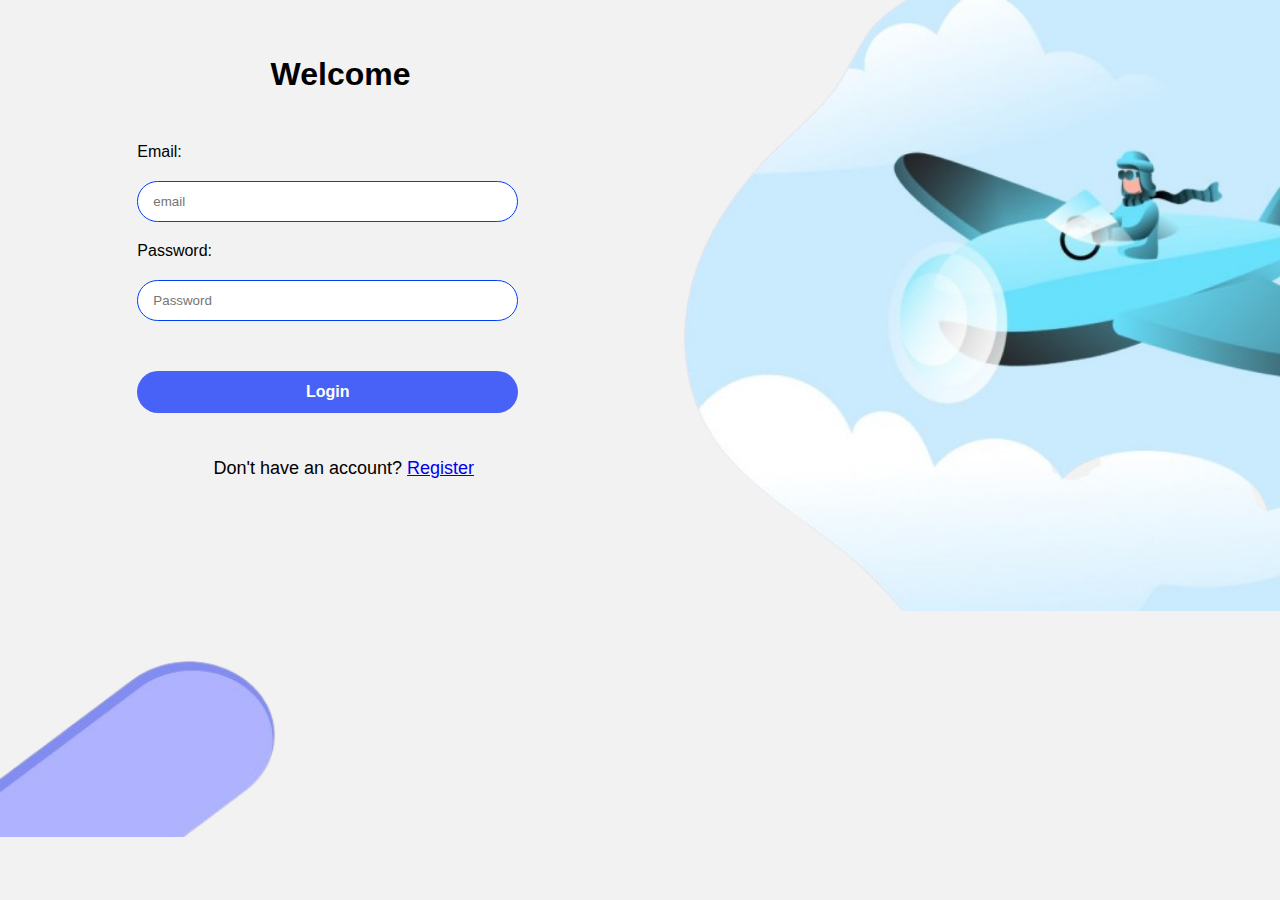
<file: yb/Login/index.html>
<!DOCTYPE html>
<html lang="en">
<head>
    <meta charset="UTF-8">
    <meta name="viewport" content="width=device-width, initial-scale=1.0">
    <title>Login</title>
    <link rel="stylesheet" href="login.css"/>
</head>
<body>
 <div class="accen2">
    <img src="accen2.png"/>
 </div>
 <div class="container">
  <div class="left">
    <h1>Welcome</h1>
    <form action="login.php" method="POST">
    <label for="email">Email:</label><br>
    <input type="text" placeholder="email" name="email" required>
    <label for="password">Password:</label><br>
    <input type="password" placeholder="Password" name="password" required>
    <button type="submit">Login</button>
    </form>
    <div class="register">Don't have an account? <a href="../register">Register</a></div>
  </div>
 </div>
  <div class="accen1">
    <img src="accen1.png"/>
  </div>
</body>
</html>
</file>
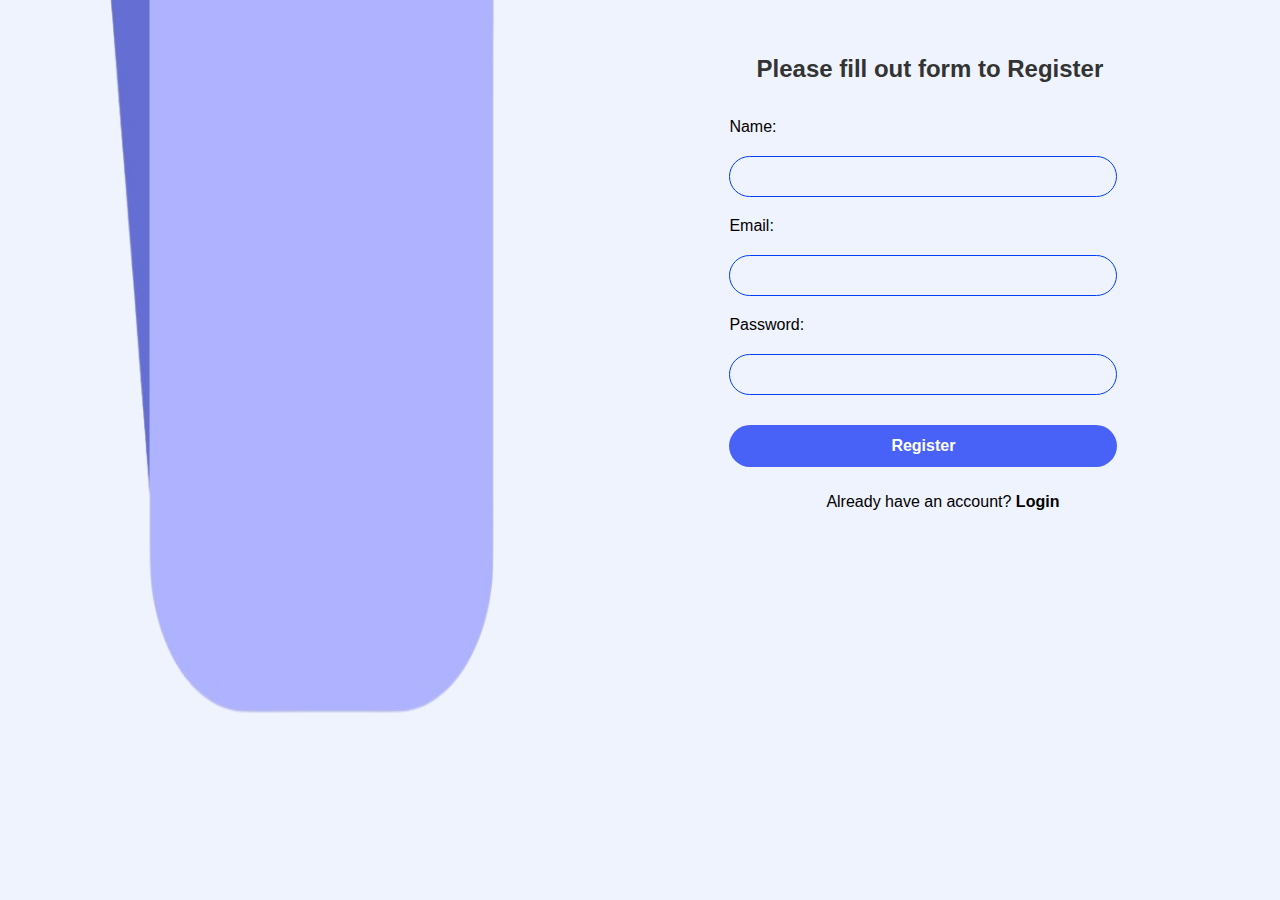
<file: yb/register/index.html>
<!DOCTYPE html>
<html lang="en">
<head>
    <meta charset="UTF-8">
    <meta name="viewport" content="width=device-width, initial-scale=1.0">
    <title>Register</title>
    <link rel="stylesheet" href="register.css">
</head>
<body>
    <div class="left">
        <img src="accen1.png"></img>
    </div>
    <div class="container">
            <div class="right">
                <h2>Please fill out form to Register</h2>
                <form action="register.php" method="POST">
                    <label for="name">Name:</label><br>
                    <input type="text" id="name" name="name" required><br>
                    <label for="email">Email:</label><br>
                    <input type="email" id="email" name="email" required><br>
                    <label for="password">Password:</label><br>
                    <input type="password" id="password" name="password" required><br>
                    <input type="submit" class = "btn" name="register" value="Register"/>
                    <p>Already have an account? <a href="../Login"><b>Login</b></a></p>
                  </form>

            </div>
    </div>
</body>
</html>
</file>
<file: yb/Login/login.css>
body {
    font-family: sans-serif;
    background-color: #f2f2f2;
    margin: 0;
    padding: 0;
    display: flex;
  }
  .container {
    margin-left: 5%;
    width: 50%;
    padding: 5px;
    display: flex;
  }
  h1 {
    margin-bottom: 50px;
    margin-left: 35%;
  }
  input[type="text"],
  input[type="password"] {
    width: 100%;
    padding: 12px 15px;
    margin: 20px 0;
    border: 1px solid #003df3;
    border-radius: 30px;
    box-sizing: border-box;
  }
  button {
    background-color: #4862f7;
    color: white;
    padding: 12px 20px;
    margin: 30px 0;
    border: none;
    border-radius: 30px;
    cursor: pointer;
    width: 100%;
    font-weight: 600;
    font-size: 16px;
  }
  button:hover {
    background-color: #45a049;
  }
  .register {
    margin-top: 15px;
    font-size: 18px;
    margin-left: 20%;
  }
  .left {
    margin-left: 8%;
    padding: 30px;
    flex-grow: 1;
  }
  .accen1 {
    width: 800px;
    margin-left: 10%;
  }
  .accen2 {
    position: absolute;
    width: 300px;
    margin-left: 0;
    height: 180px;
    z-index: -1;
    top: 73%;
  }

  img {
    width: 100%;
    height: 100%;
  }
</file>
<file: yb/register/register.css>
body {
    background-color: #cad7fd4b;
    font-family: sans-serif;
    display: flex;
    height: 100vh;
    margin: 0;
  }
  
  .container {
    width: 50%;
    padding: 5px;
    display: flex;
  }
  
  .left {
    width: 400px;
    height: 80%;
    margin-left: 8%;
  }
  
  .right {
    margin-left: 30%;
    padding: 30px;
    flex-grow: 1;
  }
  
  h2 {
    color: #333;
    margin-left: 7%;
    margin-bottom: 35px;
  }
  
  input[type="text"],
  input[type="email"],
  input[type="password"] {
    width: 100%;
    padding: 12px 15px;
    margin: 20px 0;
    border: 1px solid #003df3;
    border-radius: 30px;
    box-sizing: border-box;
    background-color: #c4d2fd00;
  }
  
  .btn {
    background-color: #4862f7;
    color: white;
    padding: 12px 20px;
    margin: 10px 0;
    border: none;
    border-radius: 30px;
    cursor: pointer;
    width: 100%;
    font-weight: 600;
    font-size: 16px;
  }
  
  a {
    color: #000;
    text-decoration: none;
  }

  p {
    margin-left: 25%;
  }

  img {
    width: 100%;
    height: 100%;
  }
</file>
